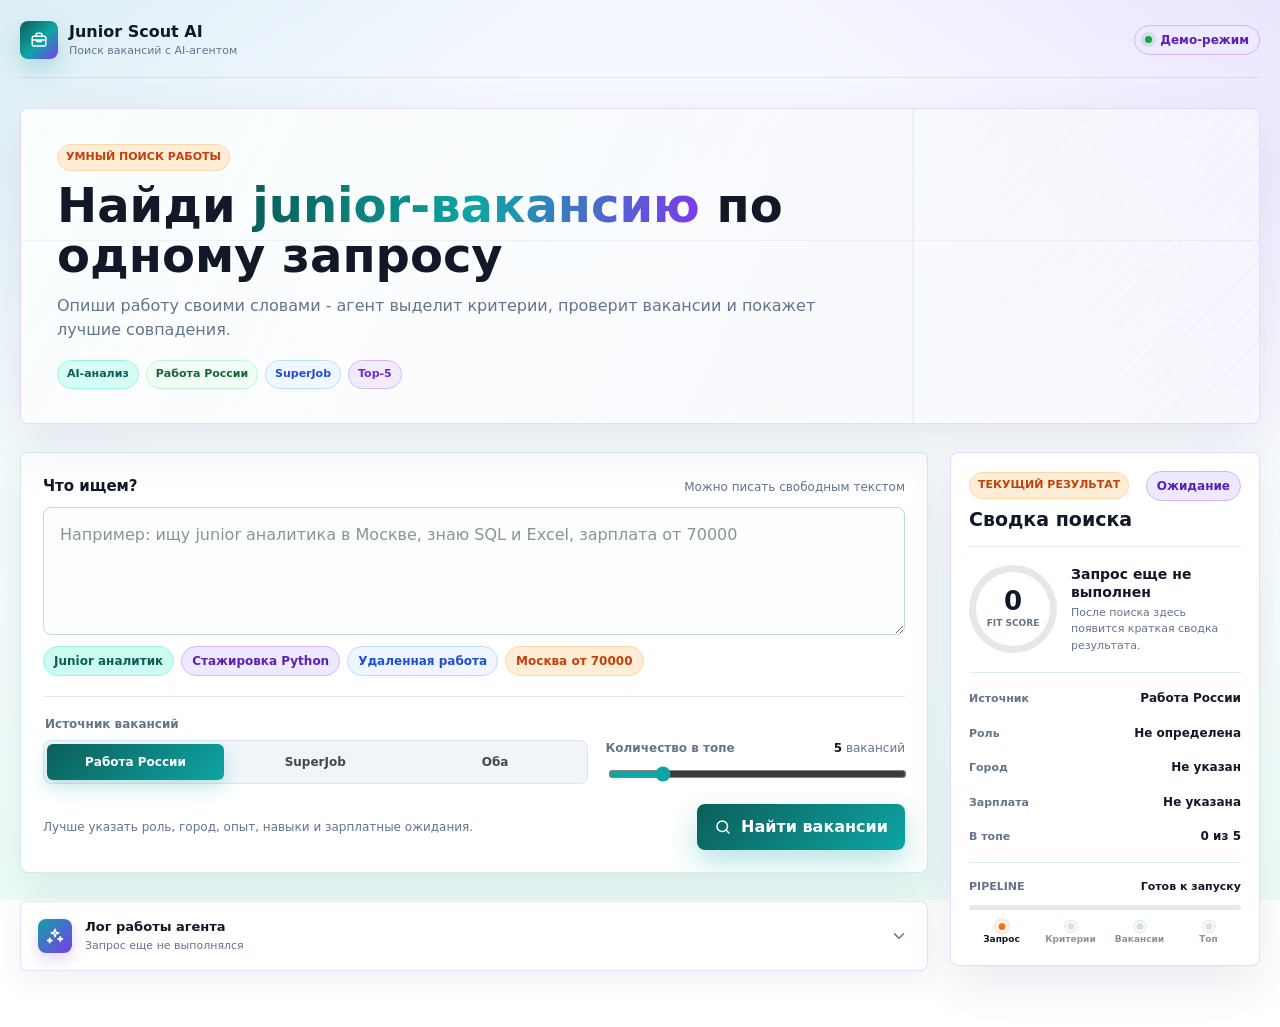
<file: frontend/index.html>
<!doctype html>
<html lang="ru">
  <head>
    <meta charset="UTF-8" />
    <meta name="viewport" content="width=device-width, initial-scale=1.0" />
    <meta
      name="description"
      content="Junior Scout AI подбирает junior-вакансии и стажировки по запросу обычным языком."
    />
    <title>Junior Scout AI</title>
    <link rel="stylesheet" href="styles.css" />
  </head>
  <body>
    <svg class="svg-sprite" aria-hidden="true">
      <symbol id="icon-search" viewBox="0 0 24 24">
        <circle cx="11" cy="11" r="7"></circle>
        <path d="m20 20-4-4"></path>
      </symbol>
      <symbol id="icon-briefcase" viewBox="0 0 24 24">
        <rect x="3" y="7" width="18" height="13" rx="2"></rect>
        <path d="M8 7V5a2 2 0 0 1 2-2h4a2 2 0 0 1 2 2v2M3 12h18M9 12v2h6v-2"></path>
      </symbol>
      <symbol id="icon-link" viewBox="0 0 24 24">
        <path d="M15 3h6v6M10 14 21 3M18 13v6a2 2 0 0 1-2 2H5a2 2 0 0 1-2-2V8a2 2 0 0 1 2-2h6"></path>
      </symbol>
      <symbol id="icon-alert" viewBox="0 0 24 24">
        <path d="M12 9v4M12 17h.01M10.3 3.8 2.4 18a2 2 0 0 0 1.7 3h15.8a2 2 0 0 0 1.7-3L13.7 3.8a2 2 0 0 0-3.4 0Z"></path>
      </symbol>
      <symbol id="icon-chevron" viewBox="0 0 24 24">
        <path d="m6 9 6 6 6-6"></path>
      </symbol>
      <symbol id="icon-sparkles" viewBox="0 0 24 24">
        <path d="m12 3-1.2 3.8L7 8l3.8 1.2L12 13l1.2-3.8L17 8l-3.8-1.2L12 3ZM5 15l-.7 2.3L2 18l2.3.7L5 21l.7-2.3L8 18l-2.3-.7L5 15ZM19 13l-.8 2.2L16 16l2.2.8L19 19l.8-2.2L22 16l-2.2-.8L19 13Z"></path>
      </symbol>
      <symbol id="icon-check" viewBox="0 0 24 24">
        <path d="m5 12 4 4L19 6"></path>
      </symbol>
      <symbol id="icon-map" viewBox="0 0 24 24">
        <path d="M20 10c0 5-8 11-8 11S4 15 4 10a8 8 0 1 1 16 0Z"></path>
        <circle cx="12" cy="10" r="2"></circle>
      </symbol>
      <symbol id="icon-wallet" viewBox="0 0 24 24">
        <path d="M4 6h15a2 2 0 0 1 2 2v10H5a2 2 0 0 1-2-2V6a3 3 0 0 1 3-3h12"></path>
        <path d="M16 11h5v4h-5a2 2 0 0 1 0-4Z"></path>
      </symbol>
    </svg>

    <div class="page-shell">
      <header class="topbar">
        <a class="brand" href="#" aria-label="Junior Scout AI">
          <span class="brand__mark">
            <svg class="icon" aria-hidden="true"><use href="#icon-briefcase"></use></svg>
          </span>
          <span class="brand__text">
            <strong>Junior Scout AI</strong>
            <small>Поиск вакансий с AI-агентом</small>
          </span>
        </a>
        <span class="status-pill">
          <span class="status-pill__dot"></span>
          Демо-режим
        </span>
      </header>

      <main>
        <section class="intro" aria-labelledby="page-title">
          <div class="intro__content">
            <p class="eyebrow">Умный поиск работы</p>
            <h1 id="page-title">Найди <span>junior-вакансию</span> по одному запросу</h1>
            <p>
              Опиши работу своими словами - агент выделит критерии, проверит вакансии и покажет
              лучшие совпадения.
            </p>
            <div class="intro__chips" aria-label="Возможности сервиса">
              <span>AI-анализ</span>
              <span>Работа России</span>
              <span>SuperJob</span>
              <span>Top-5</span>
            </div>
          </div>
        </section>

        <div class="app-layout">
          <div class="main-column">
            <form class="search-panel" id="search-form">
              <div class="field-heading">
                <label for="query">Что ищем?</label>
                <span>Можно писать свободным текстом</span>
              </div>
              <textarea
                id="query"
                name="query"
                rows="4"
                placeholder="Например: ищу junior аналитика в Москве, знаю SQL и Excel, зарплата от 70000"
              ></textarea>

              <div class="quick-examples" aria-label="Примеры запросов">
                <button type="button" data-query="Junior аналитик данных, знаю SQL и Excel">
                  Junior аналитик
                </button>
                <button type="button" data-query="Ищу стажировку Python-разработчика">
                  Стажировка Python
                </button>
                <button type="button" data-query="Ищу junior-вакансию с удаленным форматом работы">
                  Удаленная работа
                </button>
                <button type="button" data-query="Ищу работу в Москве с зарплатой от 70000">
                  Москва от 70000
                </button>
              </div>

              <div class="search-controls">
                <fieldset class="source-control">
                  <legend>Источник вакансий</legend>
                  <div class="source-options">
                    <label>
                      <input type="radio" name="source" value="trudvsem" checked />
                      <span>Работа России</span>
                    </label>
                    <label>
                      <input type="radio" name="source" value="superjob" />
                      <span>SuperJob</span>
                    </label>
                    <label>
                      <input type="radio" name="source" value="all" />
                      <span>Оба</span>
                    </label>
                  </div>
                </fieldset>

                <label class="top-control" for="top-slider">
                  <span>Количество в топе</span>
                  <span class="top-control__value"><strong id="top-value">5</strong> вакансий</span>
                  <input id="top-slider" type="range" min="1" max="25" step="1" value="5" />
                </label>
              </div>

              <div class="search-panel__footer">
                <p>Лучше указать роль, город, опыт, навыки и зарплатные ожидания.</p>
                <button class="primary-button" id="search-button" type="submit">
                  <svg class="icon" aria-hidden="true"><use href="#icon-search"></use></svg>
                  <span>Найти вакансии</span>
                </button>
              </div>
            </form>

            <section class="loading-panel" id="loading-panel" hidden aria-live="polite">
              <div class="loading-panel__header">
                <span class="loader" aria-hidden="true"></span>
                <div>
                  <h2>Агент анализирует запрос...</h2>
                  <p>Извлекаем критерии, обращаемся к источникам и ранжируем результаты.</p>
                </div>
              </div>
              <div class="skeleton-list" aria-hidden="true">
                <div class="skeleton-card"><span></span><span></span><span></span></div>
                <div class="skeleton-card"><span></span><span></span><span></span></div>
              </div>
            </section>

            <section class="error-panel" id="error-panel" hidden aria-live="polite">
              <span class="error-panel__icon">
                <svg class="icon" aria-hidden="true"><use href="#icon-alert"></use></svg>
              </span>
              <div>
                <h2 id="error-title">Вакансии не найдены</h2>
                <p id="error-message">Попробуйте уточнить роль или выбрать другой источник.</p>
              </div>
            </section>

            <section class="criteria-panel" id="criteria-panel" hidden aria-labelledby="criteria-title">
              <div class="section-heading section-heading--row">
                <div>
                  <p class="eyebrow">Извлеченные критерии</p>
                  <h2 id="criteria-title">Что понял агент</h2>
                </div>
                <span class="confidence-badge">Данные backend</span>
              </div>
              <dl class="criteria-grid">
                <div>
                  <dt>Роль</dt>
                  <dd>не указано</dd>
                </div>
                <div>
                  <dt>Уровень</dt>
                  <dd>не указано</dd>
                </div>
                <div>
                  <dt>Навыки</dt>
                  <dd>не указано</dd>
                </div>
                <div>
                  <dt>Город</dt>
                  <dd>не указано</dd>
                </div>
                <div>
                  <dt>Формат</dt>
                  <dd>не указано</dd>
                </div>
                <div>
                  <dt>Зарплата</dt>
                  <dd>не указано</dd>
                </div>
              </dl>
            </section>

            <section class="vacancies-panel" id="vacancies-panel" hidden aria-labelledby="vacancies-title">
              <div class="section-heading section-heading--row">
                <div>
                  <p class="eyebrow">Результат ранжирования</p>
                  <h2 id="vacancies-title">Лучшие совпадения</h2>
                </div>
                <span class="result-count">0 найдено</span>
              </div>
              <div class="vacancy-list" id="vacancy-list"></div>
            </section>

            <details class="trace-panel" id="trace-panel">
              <summary>
                <span class="trace-summary__icon">
                  <svg class="icon" aria-hidden="true"><use href="#icon-sparkles"></use></svg>
                </span>
                <span>
                  <strong>Лог работы агента</strong>
                  <small id="trace-summary-text">Запрос еще не выполнялся</small>
                </span>
                <svg class="icon trace-summary__chevron" aria-hidden="true">
                  <use href="#icon-chevron"></use>
                </svg>
              </summary>
              <ol class="trace-list" id="trace-list"></ol>
            </details>
          </div>

          <aside class="summary-panel" aria-labelledby="summary-title">
            <div class="summary-panel__heading">
              <div>
                <p class="eyebrow">Текущий результат</p>
                <h2 id="summary-title">Сводка поиска</h2>
              </div>
              <span class="summary-status" id="summary-status">Ожидание</span>
            </div>

            <div class="score-overview">
              <div class="score-ring" id="score-ring" style="--score: 0">
                <div>
                  <strong id="summary-score">0</strong>
                  <span>fit score</span>
                </div>
              </div>
              <div>
                <strong id="summary-message">Запрос еще не выполнен</strong>
                <p id="summary-detail">После поиска здесь появится краткая сводка результата.</p>
              </div>
            </div>

            <dl class="summary-list">
              <div>
                <dt>Источник</dt>
                <dd id="summary-source">Работа России</dd>
              </div>
              <div>
                <dt>Роль</dt>
                <dd id="summary-role">Не определена</dd>
              </div>
              <div>
                <dt>Город</dt>
                <dd id="summary-city">Не указан</dd>
              </div>
              <div>
                <dt>Зарплата</dt>
                <dd id="summary-salary">Не указана</dd>
              </div>
              <div>
                <dt>В топе</dt>
                <dd id="summary-count">0 из 5</dd>
              </div>
            </dl>

            <div class="pipeline-progress">
              <div class="pipeline-progress__heading">
                <span>Pipeline</span>
                <strong id="pipeline-label">Готов к запуску</strong>
              </div>
              <div class="pipeline-bar" aria-hidden="true">
                <span id="pipeline-bar-fill"></span>
              </div>
              <ol id="pipeline-steps">
                <li>Запрос</li>
                <li>Критерии</li>
                <li>Вакансии</li>
                <li>Топ</li>
              </ol>
            </div>
          </aside>
        </div>
      </main>
    </div>

    <template id="vacancy-card-template">
      <article class="vacancy-card">
        <header class="vacancy-card__top">
          <div class="vacancy-card__title">
            <h3 data-field="title"></h3>
            <p data-field="company"></p>
          </div>
          <div class="vacancy-card__badges">
            <span class="source-badge" data-field="source">Источник</span>
            <span class="score-badge">
              <strong data-field="score"></strong>
              <small>score</small>
            </span>
          </div>
        </header>

        <div class="vacancy-meta">
          <span>
            <svg class="icon" aria-hidden="true"><use href="#icon-map"></use></svg>
            <span data-field="location"></span>
          </span>
          <span>
            <svg class="icon" aria-hidden="true"><use href="#icon-wallet"></use></svg>
            <span data-field="salary"></span>
          </span>
        </div>

        <div class="fit-grid">
          <section class="fit-item fit-item--good">
            <span>Почему подходит</span>
            <p data-field="why"></p>
          </section>
          <section class="fit-item fit-item--risk">
            <span>Что смущает</span>
            <p data-field="concern"></p>
          </section>
          <section class="fit-item fit-item--step">
            <span>Следующий шаг</span>
            <p data-field="next"></p>
          </section>
        </div>

        <footer class="vacancy-card__footer">
          <a class="vacancy-link" data-field="link" href="#" target="_blank" rel="noreferrer">
            <span>Открыть вакансию</span>
            <svg class="icon" aria-hidden="true"><use href="#icon-link"></use></svg>
          </a>
        </footer>
      </article>
    </template>

    <script src="app.js"></script>
  </body>
</html>
</file>
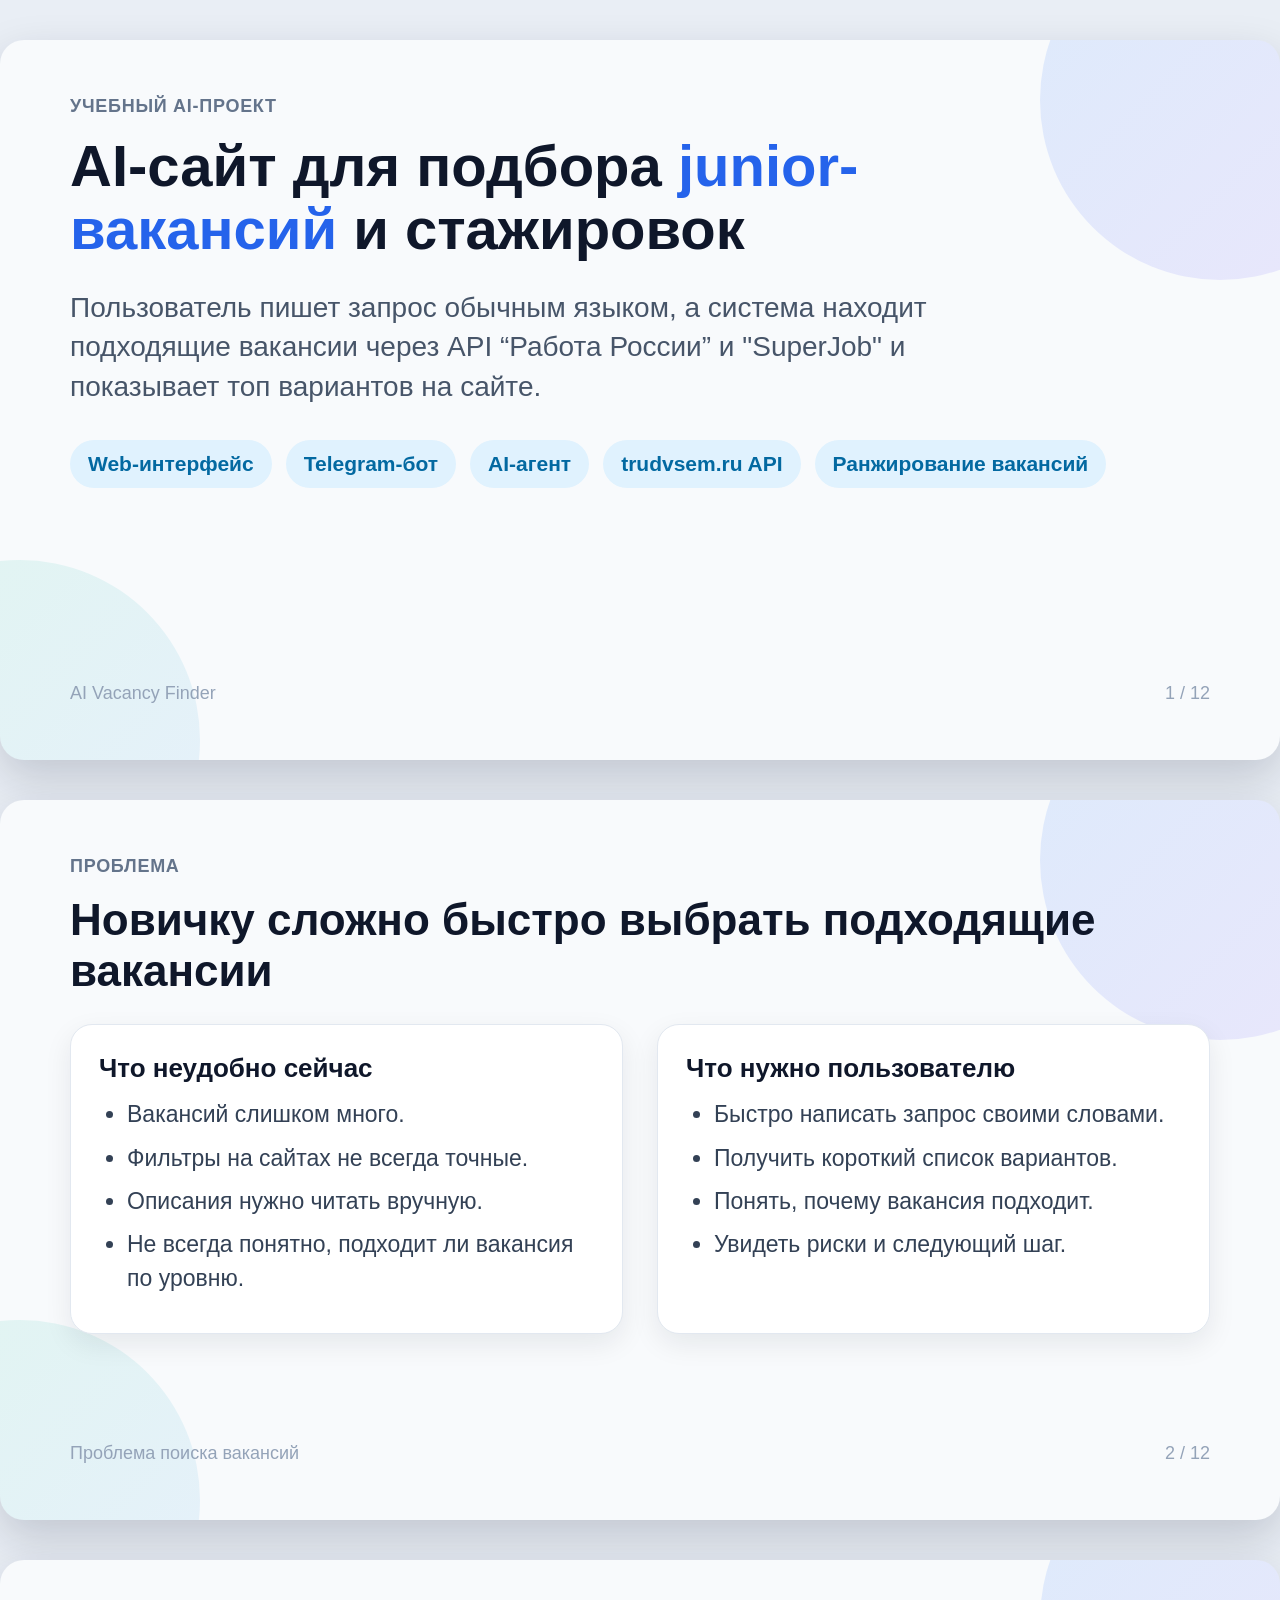
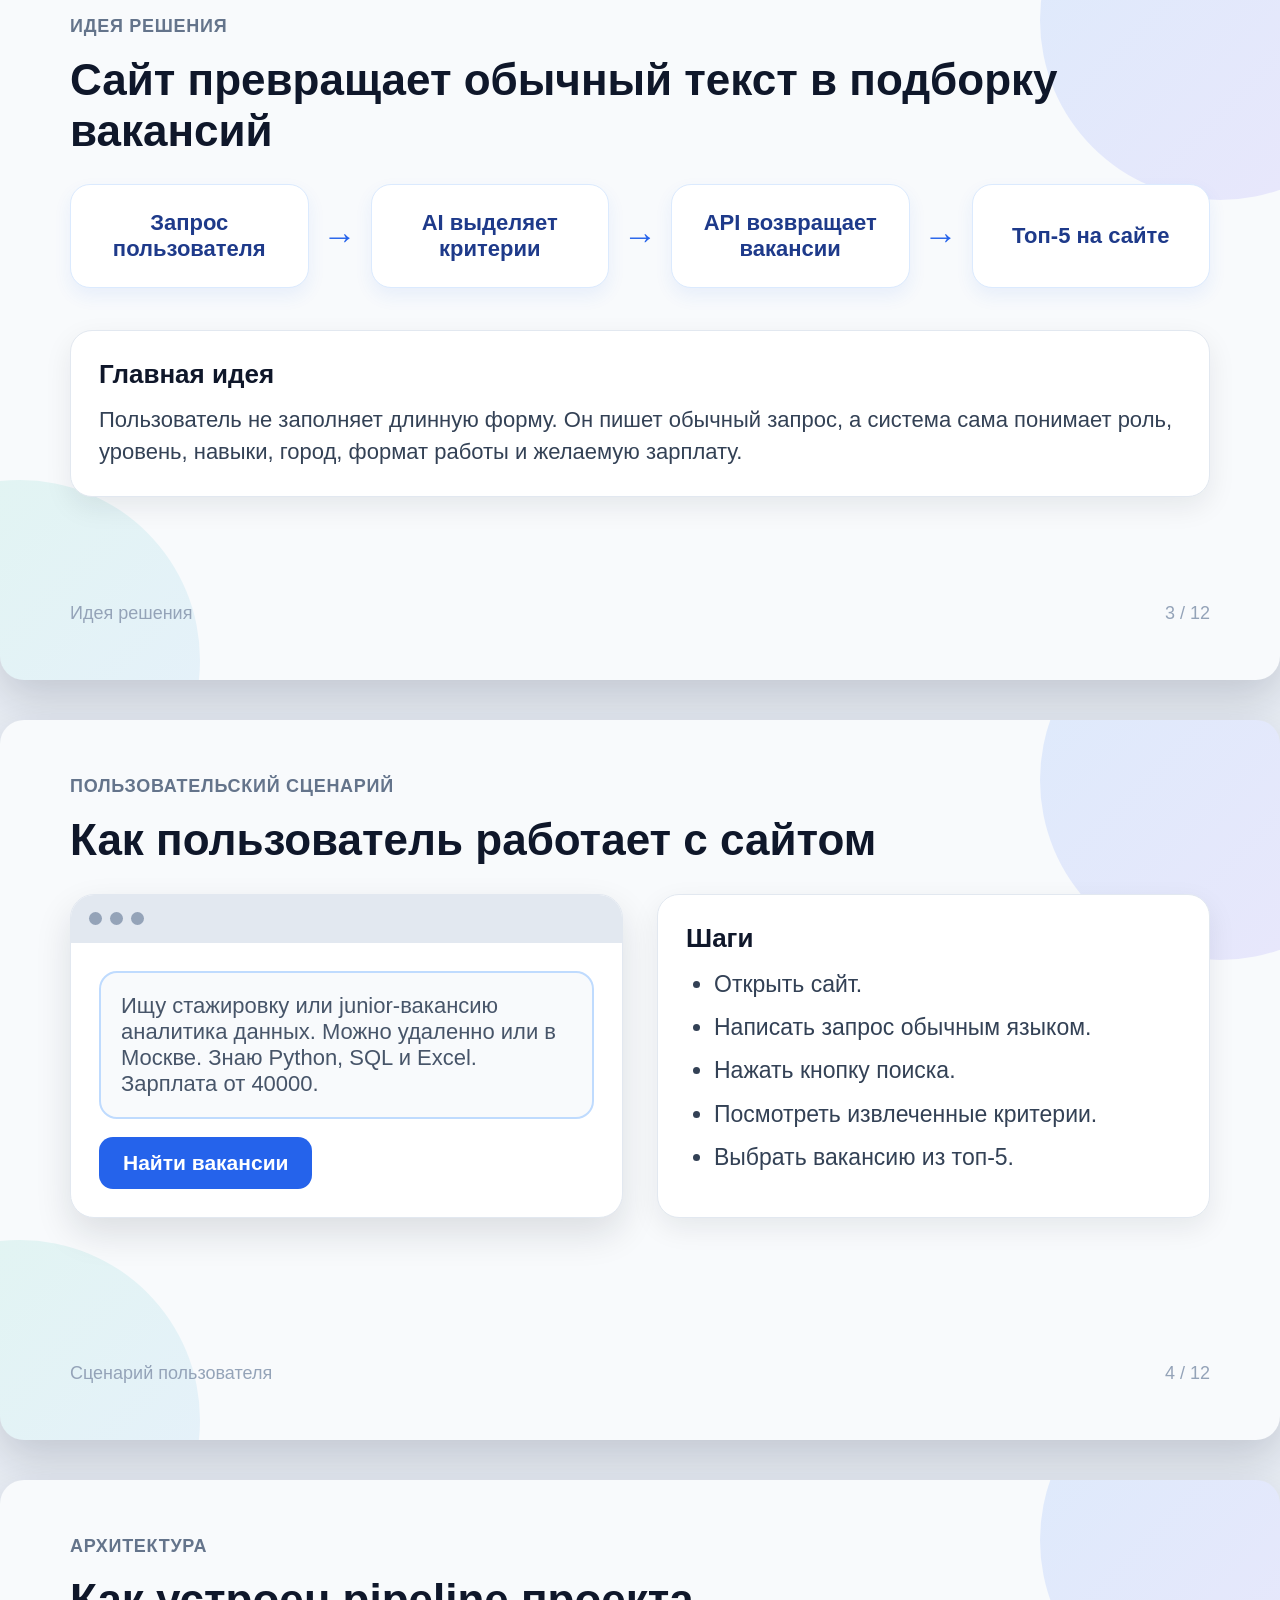
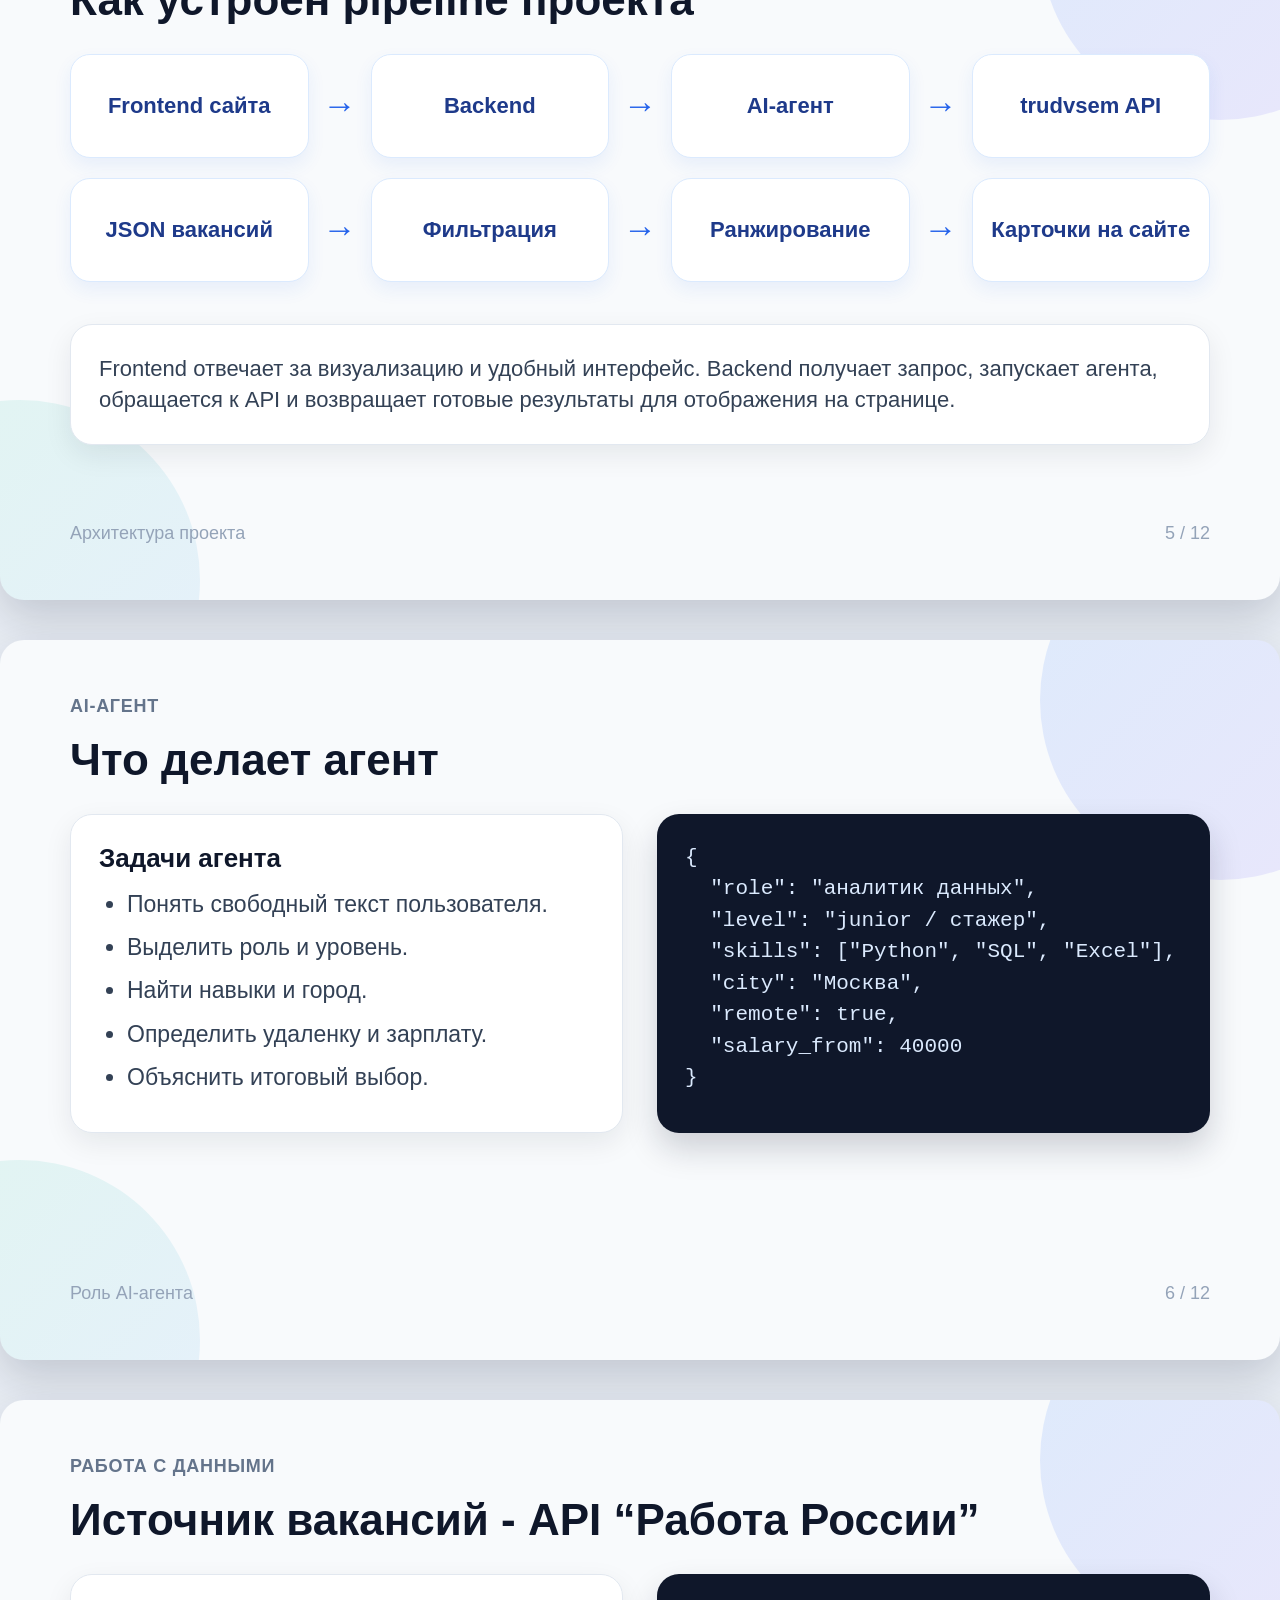
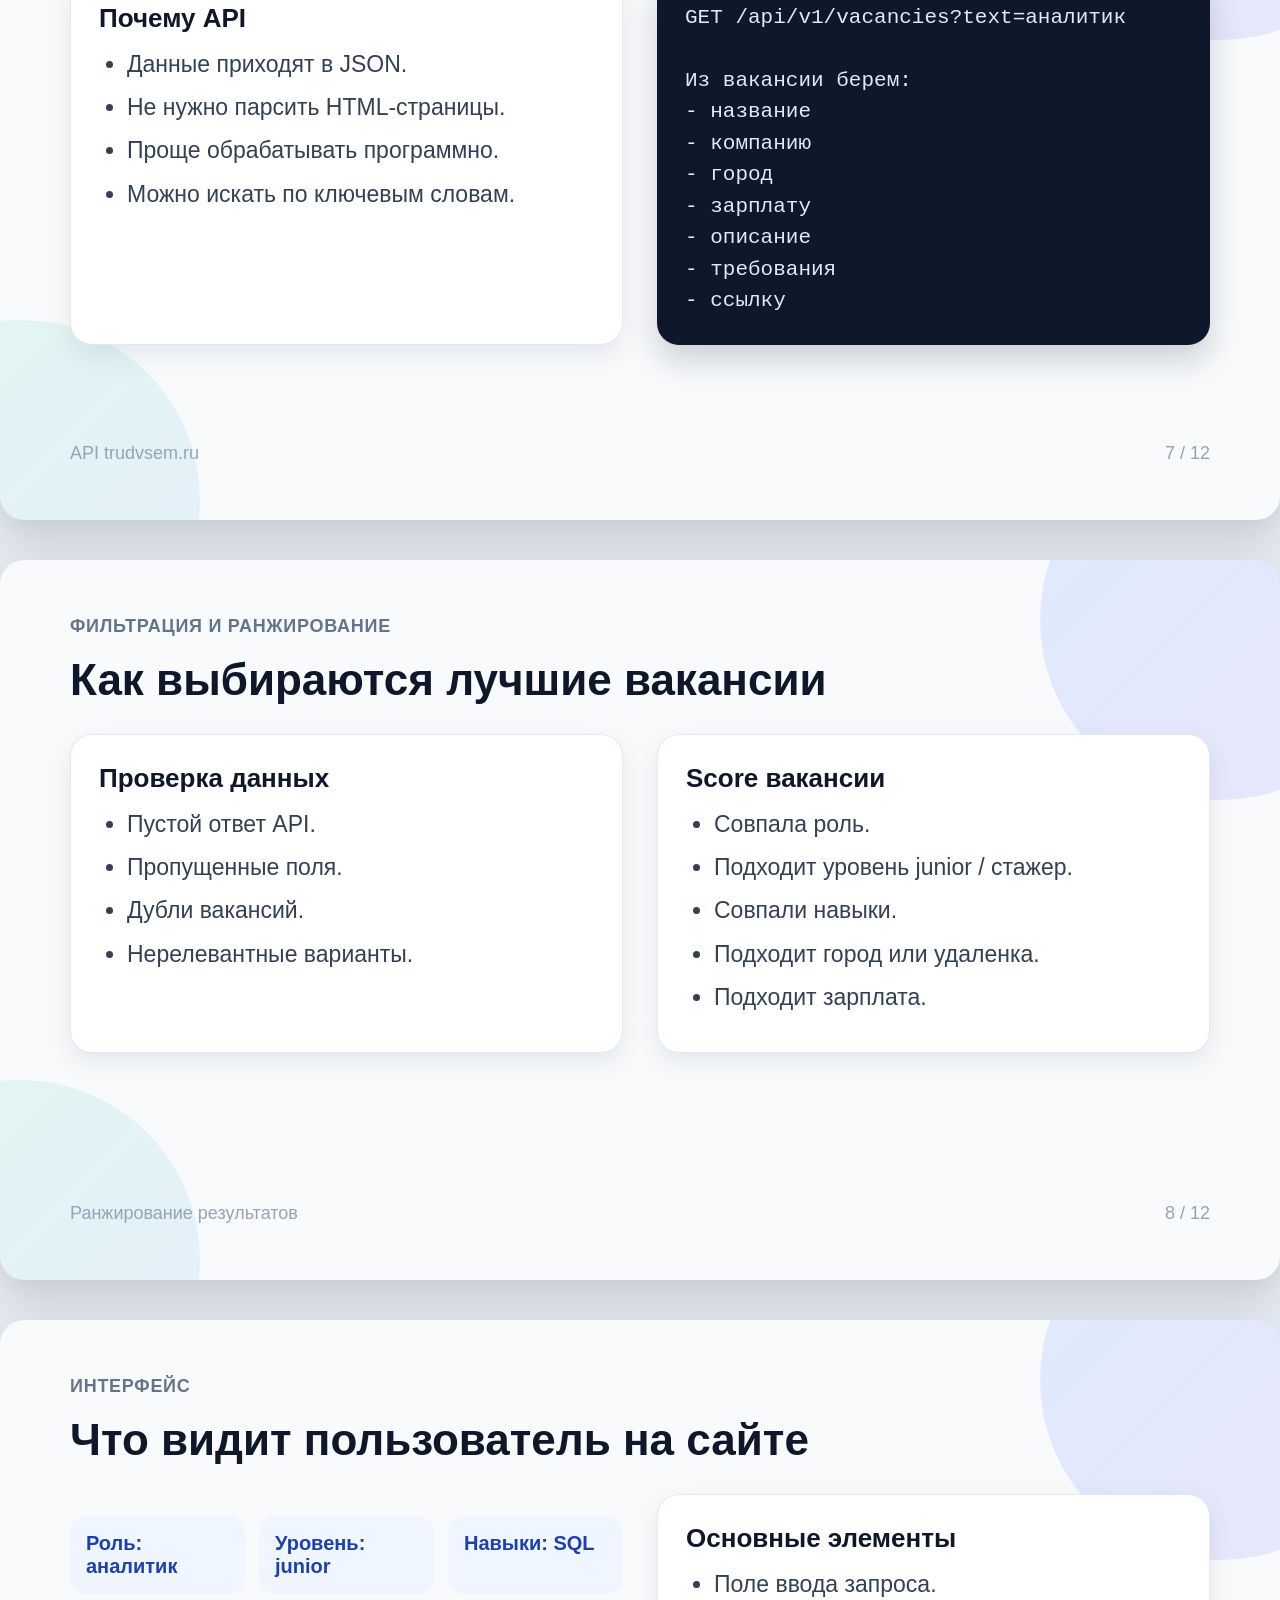
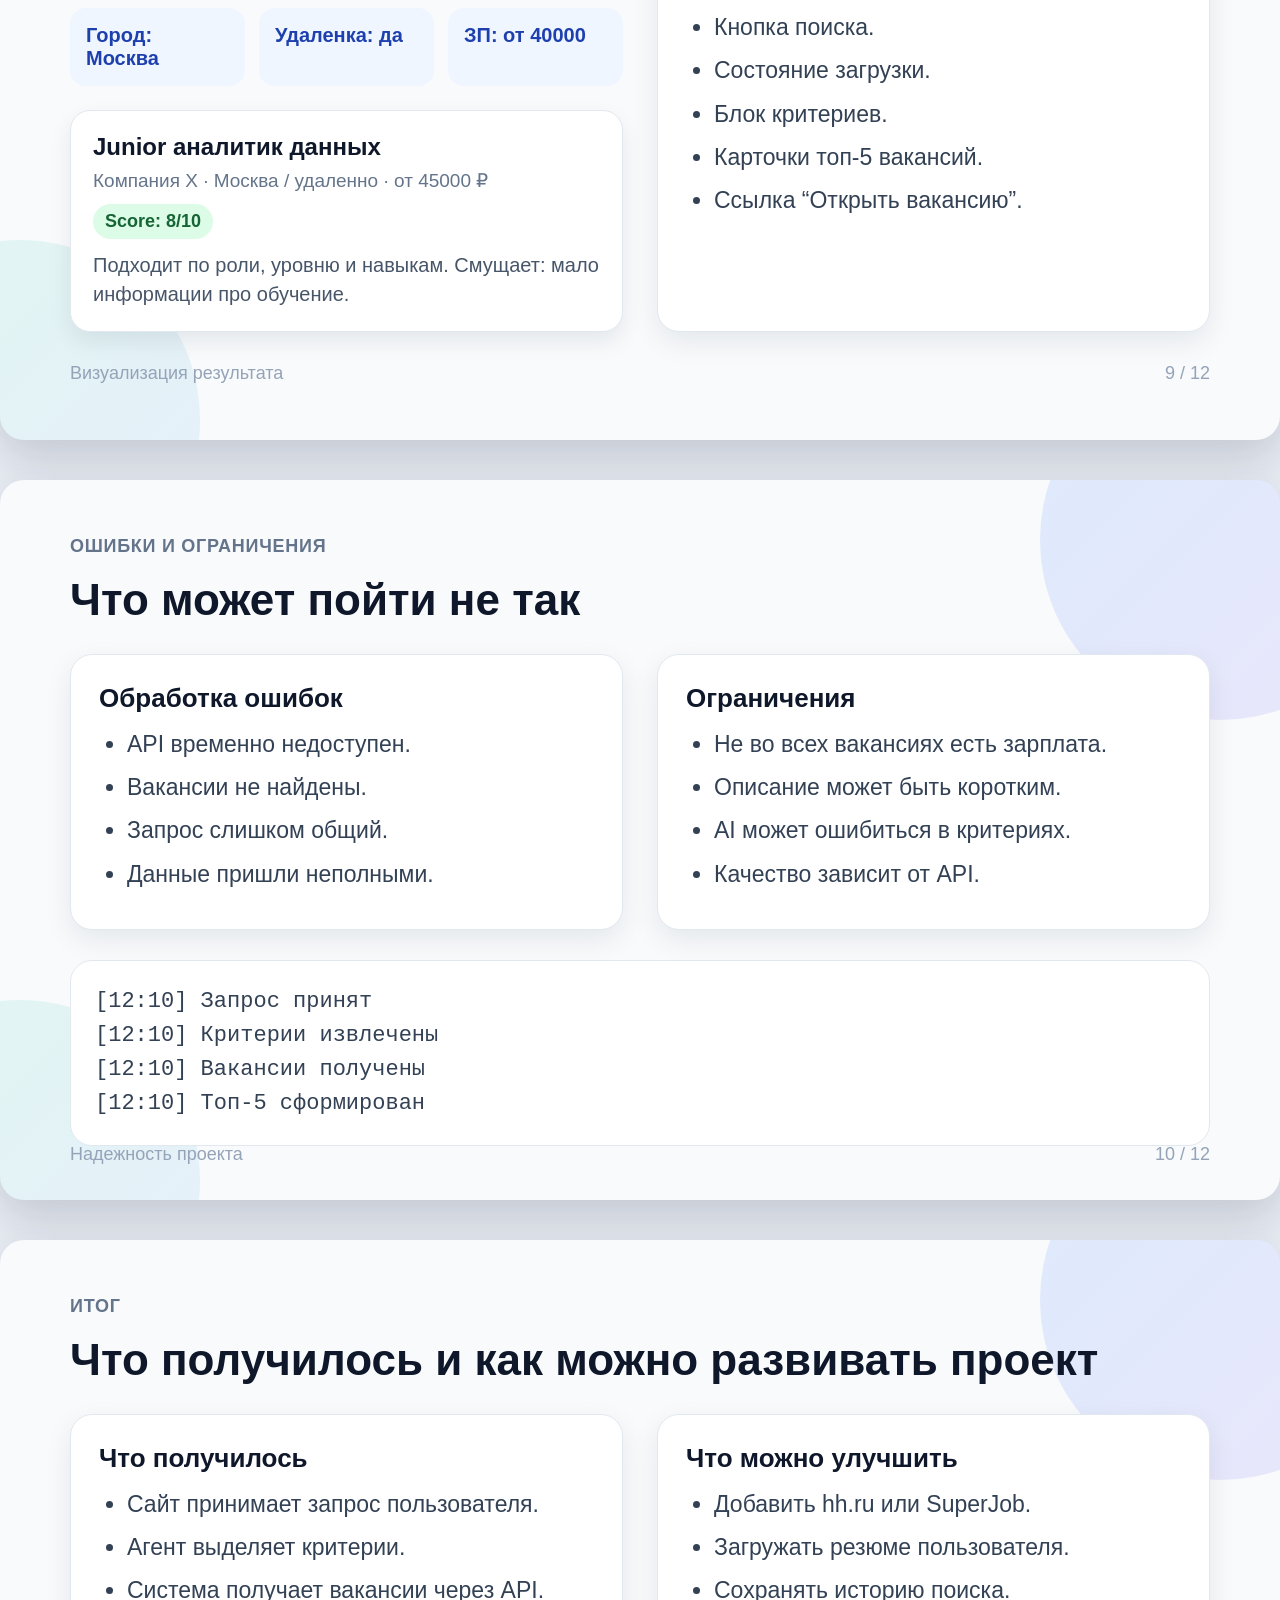
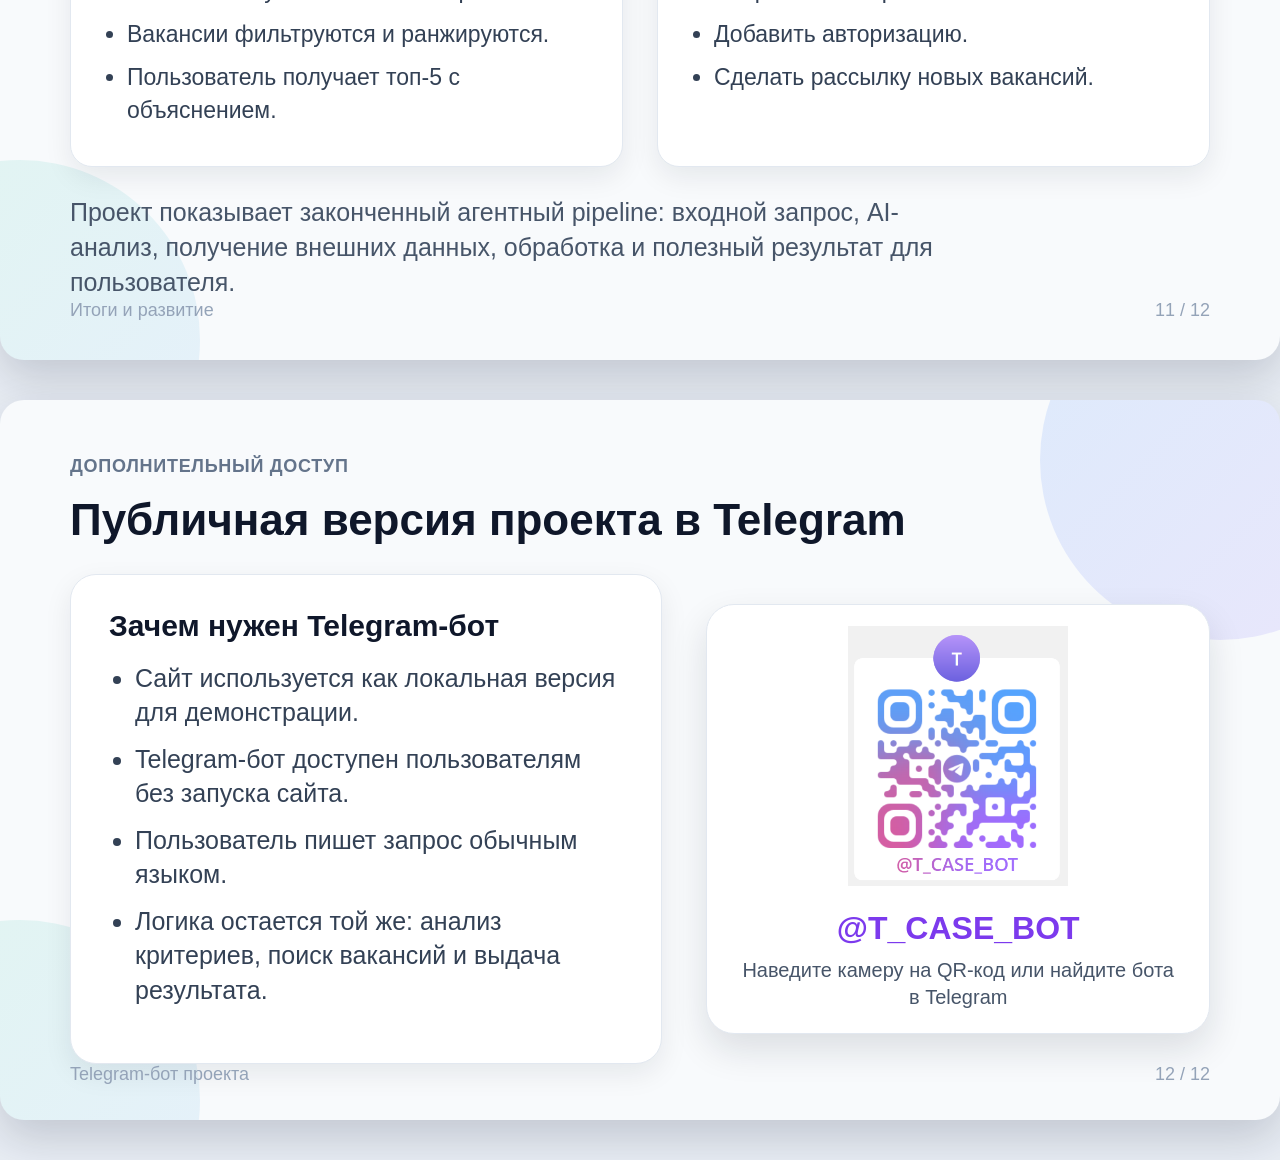
<file: !presentation/preview (3).html>
<!DOCTYPE html><html lang="ru"><head><meta charset="UTF-8"><meta name="viewport" content="width=device-width, initial-scale=1.0"><title>AI-сайт для подбора junior-вакансий</title><style>
*{box-sizing:border-box}body{margin:0;font-family:Arial,sans-serif;background:#e9eef5;color:#1f2937}.presentation{display:flex;flex-direction:column;gap:40px;padding:40px 0;align-items:center}.slide{width:1280px;height:720px;background:#f8fafc;border-radius:24px;padding:56px 70px;position:relative;overflow:hidden;box-shadow:0 18px 45px rgba(15,23,42,.18);display:flex;flex-direction:column;justify-content:space-between}.slide:before{content:"";position:absolute;top:-120px;right:-120px;width:360px;height:360px;background:linear-gradient(135deg,#60a5fa,#a78bfa);border-radius:50%;opacity:.18}.slide:after{content:"";position:absolute;bottom:-160px;left:-160px;width:360px;height:360px;background:linear-gradient(135deg,#34d399,#60a5fa);border-radius:50%;opacity:.12}.content{position:relative;z-index:2;height:100%;display:flex;flex-direction:column}.topline{font-size:18px;color:#64748b;font-weight:700;letter-spacing:.04em;text-transform:uppercase;margin-bottom:18px}h1{font-size:58px;line-height:1.08;margin:0;color:#0f172a;max-width:920px}h2{font-size:44px;line-height:1.15;margin:0 0 28px;color:#0f172a}h3{font-size:26px;margin:0 0 14px;color:#0f172a}p{font-size:24px;line-height:1.45;margin:0;color:#334155}ul{margin:0;padding-left:28px}li{font-size:27px;line-height:1.45;margin-bottom:12px;color:#334155}.accent{color:#2563eb}.subtitle{font-size:28px;line-height:1.4;color:#475569;max-width:900px;margin-top:28px}.small-subtitle{font-size:25px}.footer{display:flex;justify-content:space-between;align-items:center;color:#94a3b8;font-size:18px;position:relative;z-index:2}.badge-row{display:flex;gap:14px;flex-wrap:wrap;margin-top:34px}.badge{padding:12px 18px;background:#e0f2fe;color:#0369a1;border-radius:999px;font-size:21px;font-weight:700}.grid-2{display:grid;grid-template-columns:1fr 1fr;gap:34px;align-items:stretch}.card,.bot-info-card{background:#fff;border:1px solid #e2e8f0;border-radius:22px;padding:28px;box-shadow:0 10px 28px rgba(15,23,42,.08)}.card p{font-size:22px}.card ul li{font-size:23px;margin-bottom:10px}.wide{margin-top:42px}.flow{display:flex;align-items:center;justify-content:space-between;gap:14px;margin-top:16px}.second{margin-top:20px}.flow-item{flex:1;min-height:104px;background:#fff;border:1px solid #dbeafe;border-radius:20px;padding:20px 16px;display:flex;align-items:center;justify-content:center;text-align:center;font-size:22px;font-weight:700;color:#1e3a8a;box-shadow:0 8px 18px rgba(37,99,235,.08)}.arrow{font-size:34px;color:#2563eb;font-weight:700}.mock-window{background:#fff;border-radius:24px;border:1px solid #e2e8f0;box-shadow:0 16px 36px rgba(15,23,42,.12);overflow:hidden}.mock-header{height:48px;background:#e2e8f0;display:flex;align-items:center;gap:8px;padding:0 18px}.mock-header span{width:13px;height:13px;border-radius:50%;background:#94a3b8}.mock-body{padding:28px}.input-box{min-height:130px;border:2px solid #bfdbfe;border-radius:18px;padding:20px;font-size:22px;color:#475569;background:#f8fafc;margin-bottom:18px}.button{display:inline-block;padding:14px 24px;background:#2563eb;color:#fff;border-radius:14px;font-size:21px;font-weight:700}.criteria{display:grid;grid-template-columns:repeat(3,1fr);gap:14px;margin-top:22px}.criteria div{background:#eff6ff;border-radius:16px;padding:16px;font-size:20px;color:#1e40af;font-weight:700}.code-box{background:#0f172a;color:#dbeafe;border-radius:22px;padding:28px;font-family:Consolas,monospace;font-size:21px;line-height:1.5;white-space:pre-wrap;box-shadow:0 16px 32px rgba(15,23,42,.18)}.vacancy-card{background:#fff;border:1px solid #e2e8f0;border-radius:20px;padding:22px;margin-top:24px;box-shadow:0 10px 22px rgba(15,23,42,.08)}.vacancy-title{font-size:24px;font-weight:800;color:#0f172a;margin-bottom:8px}.vacancy-meta{font-size:19px;color:#64748b;margin-bottom:12px}.score{display:inline-block;padding:7px 12px;background:#dcfce7;color:#166534;border-radius:999px;font-weight:800;font-size:18px}.vacancy-card p{font-size:20px;line-height:1.45;color:#475569;margin-top:12px}.trace{background:#fff;border-radius:22px;padding:24px;border:1px solid #e2e8f0;font-family:Consolas,monospace;font-size:22px;line-height:1.55;color:#334155;margin-top:30px}.bot-layout{display:grid;grid-template-columns:1fr .85fr;gap:44px;align-items:center}.bot-info-card{border-radius:26px;padding:34px 38px}.bot-info-card h3{font-size:30px;margin-bottom:18px}.bot-info-card ul{padding-left:26px;margin-bottom:22px}.bot-info-card li{font-size:25px;line-height:1.38;margin-bottom:12px}.bot-info-card p{font-size:22px;line-height:1.4;color:#475569;margin-top:10px}.qr-card{background:#fff;border-radius:28px;padding:34px;border:1px solid #e2e8f0;box-shadow:0 16px 36px rgba(15,23,42,.12);text-align:center;height:430px;display:flex;flex-direction:column;justify-content:center}.qr-card img{width:260px;height:260px;object-fit:contain;border-radius:18px;display:block;margin:0 auto 18px}.bot-link{font-size:32px;font-weight:900;color:#7c3aed;margin-top:6px}.bot-note{font-size:20px;color:#475569;line-height:1.35;margin-top:10px}
.telegram-slide{padding:46px 70px}.telegram-slide h2{font-size:40px;margin-bottom:22px}.telegram-slide .topline{margin-bottom:14px}.telegram-slide .footer{margin-top:0}.telegram-slide .bot-layout{display:grid;grid-template-columns:1.05fr .95fr;gap:40px;align-items:center}.telegram-slide .bot-info-card{background:#fff;border:1px solid #e2e8f0;border-radius:26px;padding:28px 34px;box-shadow:0 10px 28px rgba(15,23,42,.08)}.telegram-slide .bot-info-card h3{font-size:28px;margin:0 0 16px}.telegram-slide .bot-info-card ul{padding-left:24px;margin:0 0 18px}.telegram-slide .bot-info-card li{font-size:22px;line-height:1.28;margin-bottom:10px}.telegram-slide .bot-info-card p{font-size:19px;line-height:1.34;color:#475569;margin:0}.telegram-slide .qr-card{height:390px;padding:26px;background:#fff;border-radius:28px;border:1px solid #e2e8f0;box-shadow:0 16px 36px rgba(15,23,42,.12);text-align:center;display:flex;flex-direction:column;justify-content:center}.telegram-slide .qr-card img{width:225px;height:225px;object-fit:contain;border-radius:16px;display:block;margin:0 auto 16px}.telegram-slide .bot-link{font-size:31px;font-weight:900;color:#7c3aed;margin-top:4px}.telegram-slide .bot-note{font-size:18px;color:#475569;line-height:1.3;margin-top:8px}
@media print{body{background:#fff}.presentation{padding:0;gap:0}.slide{width:100vw;height:100vh;border-radius:0;box-shadow:none;page-break-after:always}}
</style></head><body><main class="presentation"><section class="slide"><div class="content"><div><div class="topline">Учебный AI-проект</div><h1>AI-сайт для подбора <span class="accent">junior-вакансий</span> и стажировок</h1><p class="subtitle">Пользователь пишет запрос обычным языком, а система находит подходящие вакансии через API “Работа России” и "SuperJob" и показывает топ вариантов на сайте.</p><div class="badge-row"><div class="badge">Web-интерфейс</div><div class="badge">Telegram-бот</div><div class="badge">AI-агент</div><div class="badge">trudvsem.ru API</div><div class="badge">Ранжирование вакансий</div></div></div></div><div class="footer"><span>AI Vacancy Finder</span><span>1 / 12</span></div></section>
<section class="slide"><div class="content"><div><div class="topline">Проблема</div><h2>Новичку сложно быстро выбрать подходящие вакансии</h2><div class="grid-2"><div class="card"><h3>Что неудобно сейчас</h3><ul><li>Вакансий слишком много.</li><li>Фильтры на сайтах не всегда точные.</li><li>Описания нужно читать вручную.</li><li>Не всегда понятно, подходит ли вакансия по уровню.</li></ul></div><div class="card"><h3>Что нужно пользователю</h3><ul><li>Быстро написать запрос своими словами.</li><li>Получить короткий список вариантов.</li><li>Понять, почему вакансия подходит.</li><li>Увидеть риски и следующий шаг.</li></ul></div></div></div></div><div class="footer"><span>Проблема поиска вакансий</span><span>2 / 12</span></div></section>
<section class="slide"><div class="content"><div><div class="topline">Идея решения</div><h2>Сайт превращает обычный текст в подборку вакансий</h2><div class="flow"><div class="flow-item">Запрос пользователя</div><div class="arrow">→</div><div class="flow-item">AI выделяет критерии</div><div class="arrow">→</div><div class="flow-item">API возвращает вакансии</div><div class="arrow">→</div><div class="flow-item">Топ-5 на сайте</div></div><div class="card wide"><h3>Главная идея</h3><p>Пользователь не заполняет длинную форму. Он пишет обычный запрос, а система сама понимает роль, уровень, навыки, город, формат работы и желаемую зарплату.</p></div></div></div><div class="footer"><span>Идея решения</span><span>3 / 12</span></div></section>
<section class="slide"><div class="content"><div><div class="topline">Пользовательский сценарий</div><h2>Как пользователь работает с сайтом</h2><div class="grid-2"><div class="mock-window"><div class="mock-header"><span></span><span></span><span></span></div><div class="mock-body"><div class="input-box">Ищу стажировку или junior-вакансию аналитика данных. Можно удаленно или в Москве. Знаю Python, SQL и Excel. Зарплата от 40000.</div><div class="button">Найти вакансии</div></div></div><div class="card"><h3>Шаги</h3><ul><li>Открыть сайт.</li><li>Написать запрос обычным языком.</li><li>Нажать кнопку поиска.</li><li>Посмотреть извлеченные критерии.</li><li>Выбрать вакансию из топ-5.</li></ul></div></div></div></div><div class="footer"><span>Сценарий пользователя</span><span>4 / 12</span></div></section>
<section class="slide"><div class="content"><div><div class="topline">Архитектура</div><h2>Как устроен pipeline проекта</h2><div class="flow"><div class="flow-item">Frontend сайта</div><div class="arrow">→</div><div class="flow-item">Backend</div><div class="arrow">→</div><div class="flow-item">AI-агент</div><div class="arrow">→</div><div class="flow-item">trudvsem API</div></div><div class="flow second"><div class="flow-item">JSON вакансий</div><div class="arrow">→</div><div class="flow-item">Фильтрация</div><div class="arrow">→</div><div class="flow-item">Ранжирование</div><div class="arrow">→</div><div class="flow-item">Карточки на сайте</div></div><div class="card wide"><p>Frontend отвечает за визуализацию и удобный интерфейс. Backend получает запрос, запускает агента, обращается к API и возвращает готовые результаты для отображения на странице.</p></div></div></div><div class="footer"><span>Архитектура проекта</span><span>5 / 12</span></div></section>
<section class="slide"><div class="content"><div><div class="topline">AI-агент</div><h2>Что делает агент</h2><div class="grid-2"><div class="card"><h3>Задачи агента</h3><ul><li>Понять свободный текст пользователя.</li><li>Выделить роль и уровень.</li><li>Найти навыки и город.</li><li>Определить удаленку и зарплату.</li><li>Объяснить итоговый выбор.</li></ul></div><div class="code-box">{
  "role": "аналитик данных",
  "level": "junior / стажер",
  "skills": ["Python", "SQL", "Excel"],
  "city": "Москва",
  "remote": true,
  "salary_from": 40000
}</div></div></div></div><div class="footer"><span>Роль AI-агента</span><span>6 / 12</span></div></section>
<section class="slide"><div class="content"><div><div class="topline">Работа с данными</div><h2>Источник вакансий - API “Работа России”</h2><div class="grid-2"><div class="card"><h3>Почему API</h3><ul><li>Данные приходят в JSON.</li><li>Не нужно парсить HTML-страницы.</li><li>Проще обрабатывать программно.</li><li>Можно искать по ключевым словам.</li></ul></div><div class="code-box">GET /api/v1/vacancies?text=аналитик

Из вакансии берем:
- название
- компанию
- город
- зарплату
- описание
- требования
- ссылку</div></div></div></div><div class="footer"><span>API trudvsem.ru</span><span>7 / 12</span></div></section>
<section class="slide"><div class="content"><div><div class="topline">Фильтрация и ранжирование</div><h2>Как выбираются лучшие вакансии</h2><div class="grid-2"><div class="card"><h3>Проверка данных</h3><ul><li>Пустой ответ API.</li><li>Пропущенные поля.</li><li>Дубли вакансий.</li><li>Нерелевантные варианты.</li></ul></div><div class="card"><h3>Score вакансии</h3><ul><li>Совпала роль.</li><li>Подходит уровень junior / стажер.</li><li>Совпали навыки.</li><li>Подходит город или удаленка.</li><li>Подходит зарплата.</li></ul></div></div></div></div><div class="footer"><span>Ранжирование результатов</span><span>8 / 12</span></div></section>
<section class="slide"><div class="content"><div><div class="topline">Интерфейс</div><h2>Что видит пользователь на сайте</h2><div class="grid-2"><div><div class="criteria"><div>Роль: аналитик</div><div>Уровень: junior</div><div>Навыки: SQL</div><div>Город: Москва</div><div>Удаленка: да</div><div>ЗП: от 40000</div></div><div class="vacancy-card"><div class="vacancy-title">Junior аналитик данных</div><div class="vacancy-meta">Компания X · Москва / удаленно · от 45000 ₽</div><span class="score">Score: 8/10</span><p>Подходит по роли, уровню и навыкам. Смущает: мало информации про обучение.</p></div></div><div class="card"><h3>Основные элементы</h3><ul><li>Поле ввода запроса.</li><li>Кнопка поиска.</li><li>Состояние загрузки.</li><li>Блок критериев.</li><li>Карточки топ-5 вакансий.</li><li>Ссылка “Открыть вакансию”.</li></ul></div></div></div></div><div class="footer"><span>Визуализация результата</span><span>9 / 12</span></div></section>
<section class="slide"><div class="content"><div><div class="topline">Ошибки и ограничения</div><h2>Что может пойти не так</h2><div class="grid-2"><div class="card"><h3>Обработка ошибок</h3><ul><li>API временно недоступен.</li><li>Вакансии не найдены.</li><li>Запрос слишком общий.</li><li>Данные пришли неполными.</li></ul></div><div class="card"><h3>Ограничения</h3><ul><li>Не во всех вакансиях есть зарплата.</li><li>Описание может быть коротким.</li><li>AI может ошибиться в критериях.</li><li>Качество зависит от API.</li></ul></div></div><div class="trace">[12:10] Запрос принят<br>[12:10] Критерии извлечены<br>[12:10] Вакансии получены<br>[12:10] Топ-5 сформирован</div></div></div><div class="footer"><span>Надежность проекта</span><span>10 / 12</span></div></section>
<section class="slide"><div class="content"><div><div class="topline">Итог</div><h2>Что получилось и как можно развивать проект</h2><div class="grid-2"><div class="card"><h3>Что получилось</h3><ul><li>Сайт принимает запрос пользователя.</li><li>Агент выделяет критерии.</li><li>Система получает вакансии через API.</li><li>Вакансии фильтруются и ранжируются.</li><li>Пользователь получает топ-5 с объяснением.</li></ul></div><div class="card"><h3>Что можно улучшить</h3><ul><li>Добавить hh.ru или SuperJob.</li><li>Загружать резюме пользователя.</li><li>Сохранять историю поиска.</li><li>Добавить авторизацию.</li><li>Сделать рассылку новых вакансий.</li></ul></div></div><p class="subtitle small-subtitle">Проект показывает законченный агентный pipeline: входной запрос, AI-анализ, получение внешних данных, обработка и полезный результат для пользователя.</p></div></div><div class="footer"><span>Итоги и развитие</span><span>11 / 12</span></div></section>
<section class="slide"><div class="content"><div><div class="topline">Дополнительный доступ</div><h2>Публичная версия проекта в Telegram</h2><div class="bot-layout"><div class="bot-info-card"><h3>Зачем нужен Telegram-бот</h3><ul><li>Сайт используется как локальная версия для демонстрации.</li><li>Telegram-бот доступен пользователям без запуска сайта.</li><li>Пользователь пишет запрос обычным языком.</li><li>Логика остается той же: анализ критериев, поиск вакансий и выдача результата.</li></ul></div><div class="qr-card"><img src="[data-uri]" alt="QR-код Telegram-бота"><div class="bot-link">@T_CASE_BOT</div><p class="bot-note">Наведите камеру на QR-код или найдите бота в Telegram</p></div></div></div></div><div class="footer"><span>Telegram-бот проекта</span><span>12 / 12</span></div></section></main></body></html>
</file>
<file: frontend/styles.css>
:root {
  --bg: #f5f7ff;
  --surface: #ffffff;
  --surface-soft: #eefdf8;
  --text: #111827;
  --muted: #64748b;
  --line: #dbeafe;
  --line-strong: #bfdbd8;
  --primary: #0ea5a4;
  --primary-dark: #0b5f59;
  --primary-soft: #ccfbf1;
  --accent: #f97316;
  --accent-soft: #ffedd5;
  --purple: #7c3aed;
  --purple-soft: #ede9fe;
  --amber: #d97706;
  --amber-soft: #fff7e6;
  --blue: #2563eb;
  --blue-soft: #eff6ff;
  --rose: #be185d;
  --rose-soft: #fdf2f8;
  --success: #16a34a;
  --success-soft: #ecfdf5;
  --shadow-sm: 0 10px 28px rgba(37, 71, 120, 0.08);
  --shadow-md: 0 20px 48px rgba(37, 71, 120, 0.14);
  --radius: 8px;
}

* {
  box-sizing: border-box;
}

html {
  scroll-behavior: smooth;
}

body {
  min-width: 320px;
  min-height: 100vh;
  margin: 0;
  overflow-x: hidden;
  color: var(--text);
  background:
    linear-gradient(135deg, rgba(14, 165, 164, 0.1) 0%, transparent 28%),
    linear-gradient(225deg, rgba(124, 58, 237, 0.09) 0%, transparent 25%),
    linear-gradient(180deg, #f5f7ff 0%, #fbfdff 46%, #eefdf8 100%);
  background-attachment: fixed;
  font-family:
    Inter, Manrope, ui-sans-serif, system-ui, -apple-system, BlinkMacSystemFont, "Segoe UI",
    sans-serif;
  line-height: 1.5;
}

button,
textarea,
input {
  font: inherit;
}

button,
summary,
label {
  -webkit-tap-highlight-color: transparent;
}

button:focus-visible,
textarea:focus-visible,
input:focus-visible,
summary:focus-visible,
a:focus-visible {
  outline: 3px solid rgba(15, 118, 110, 0.2);
  outline-offset: 2px;
}

h1,
h2,
h3,
p {
  margin-top: 0;
}

a {
  color: inherit;
}

.svg-sprite {
  position: absolute;
  width: 0;
  height: 0;
  overflow: hidden;
}

.icon {
  width: 18px;
  height: 18px;
  flex: 0 0 auto;
  fill: none;
  stroke: currentColor;
  stroke-width: 2;
  stroke-linecap: round;
  stroke-linejoin: round;
}

.page-shell {
  width: min(1240px, calc(100% - 40px));
  max-width: 100%;
  margin: 0 auto;
  padding: 20px 0 56px;
}

.topbar {
  display: flex;
  align-items: center;
  justify-content: space-between;
  gap: 20px;
  min-height: 58px;
  padding-bottom: 18px;
  border-bottom: 1px solid rgba(124, 58, 237, 0.12);
  min-width: 0;
}

.brand {
  display: inline-flex;
  align-items: center;
  gap: 11px;
  min-width: 0;
  text-decoration: none;
}

.brand__mark {
  display: grid;
  width: 38px;
  height: 38px;
  place-items: center;
  color: #fff;
  background: linear-gradient(135deg, var(--primary-dark), var(--primary) 54%, var(--purple));
  border-radius: var(--radius);
  box-shadow: 0 10px 24px rgba(14, 165, 164, 0.28);
}

.brand__text {
  display: grid;
  min-width: 0;
  line-height: 1.2;
}

.brand__text strong {
  font-size: 16px;
}

.brand__text small {
  margin-top: 3px;
  color: var(--muted);
  font-size: 11px;
}

.status-pill,
.confidence-badge,
.result-count,
.summary-status {
  display: inline-flex;
  align-items: center;
  justify-content: center;
  gap: 8px;
  min-height: 30px;
  padding: 5px 10px;
  color: #5b21b6;
  background: var(--purple-soft);
  border: 1px solid #d8b4fe;
  border-radius: 999px;
  font-size: 12px;
  font-weight: 750;
  white-space: nowrap;
}

.status-pill__dot {
  width: 7px;
  height: 7px;
  background: var(--success);
  border-radius: 50%;
  box-shadow: 0 0 0 4px rgba(22, 163, 74, 0.14);
}

.intro {
  position: relative;
  isolation: isolate;
  max-width: none;
  margin: 30px 0 28px;
  padding: 34px 36px;
  overflow: hidden;
  background:
    linear-gradient(115deg, rgba(255, 255, 255, 0.94), rgba(255, 255, 255, 0.72)),
    linear-gradient(135deg, rgba(14, 165, 164, 0.18), rgba(124, 58, 237, 0.14));
  border: 1px solid rgba(124, 58, 237, 0.16);
  border-radius: var(--radius);
  box-shadow: 0 20px 52px rgba(54, 74, 130, 0.11);
}

.intro::before {
  position: absolute;
  inset: 0;
  z-index: -1;
  content: "";
  background:
    linear-gradient(90deg, transparent 0 72%, rgba(14, 165, 164, 0.08) 72% 72.15%, transparent 72.15%),
    linear-gradient(0deg, transparent 0 58%, rgba(124, 58, 237, 0.07) 58% 58.15%, transparent 58.15%);
  pointer-events: none;
}

.intro::after {
  position: absolute;
  top: 0;
  right: 0;
  z-index: -1;
  width: 34%;
  height: 100%;
  content: "";
  background:
    repeating-linear-gradient(
      135deg,
      transparent 0 13px,
      rgba(14, 165, 164, 0.045) 13px 14px
    );
  mask-image: linear-gradient(90deg, transparent, #000);
  pointer-events: none;
}

.intro__content {
  position: relative;
  z-index: 1;
  max-width: 860px;
}

.eyebrow {
  display: inline-flex;
  align-items: center;
  min-height: 24px;
  margin-bottom: 9px;
  padding: 4px 8px;
  color: #c2410c;
  background: var(--accent-soft);
  border: 1px solid #fed7aa;
  border-radius: 999px;
  font-size: 11px;
  font-weight: 800;
  letter-spacing: 0;
  text-transform: uppercase;
}

.intro h1 {
  max-width: 820px;
  margin-bottom: 13px;
  font-size: clamp(32px, 3.8vw, 48px);
  font-weight: 780;
  line-height: 1.06;
  letter-spacing: 0;
  overflow-wrap: anywhere;
}

.intro h1 span {
  color: var(--primary-dark);
  background: linear-gradient(90deg, var(--primary-dark), var(--primary), var(--purple));
  background-clip: text;
  -webkit-background-clip: text;
  -webkit-text-fill-color: transparent;
}

.intro__content > p:not(.eyebrow) {
  max-width: 760px;
  margin-bottom: 18px;
  color: var(--muted);
  font-size: 16px;
  overflow-wrap: anywhere;
}

.intro__chips {
  display: flex;
  flex-wrap: wrap;
  gap: 7px;
}

.intro__chips span {
  display: inline-flex;
  align-items: center;
  min-height: 29px;
  padding: 5px 9px;
  color: var(--primary-dark);
  background: rgba(204, 251, 241, 0.78);
  border: 1px solid #99f6e4;
  border-radius: 999px;
  font-size: 11px;
  font-weight: 750;
  backdrop-filter: blur(8px);
}

.intro__chips span:nth-child(2) {
  color: #166534;
  background: rgba(236, 253, 245, 0.82);
  border-color: #bbf7d0;
}

.intro__chips span:nth-child(3) {
  color: #1d4ed8;
  background: rgba(239, 246, 255, 0.84);
  border-color: #bfdbfe;
}

.intro__chips span:nth-child(4) {
  color: #6d28d9;
  background: rgba(237, 233, 254, 0.84);
  border-color: #d8b4fe;
}

.app-layout {
  display: grid;
  grid-template-columns: minmax(0, 1fr) 310px;
  gap: 22px;
  align-items: start;
  min-width: 0;
  max-width: 100%;
}

.main-column {
  display: grid;
  gap: 28px;
  min-width: 0;
  max-width: 100%;
}

.search-panel,
.summary-panel,
.loading-panel,
.error-panel,
.trace-panel {
  background: var(--surface);
  border: 1px solid rgba(14, 165, 164, 0.2);
  border-radius: var(--radius);
  box-shadow: var(--shadow-sm);
}

.search-panel {
  padding: 22px;
  box-shadow: 0 18px 44px rgba(37, 71, 120, 0.11);
  min-width: 0;
  max-width: 100%;
  overflow: hidden;
}

.field-heading {
  display: flex;
  align-items: baseline;
  justify-content: space-between;
  gap: 16px;
  margin-bottom: 9px;
}

.field-heading label {
  font-size: 15px;
  font-weight: 800;
}

.field-heading span {
  color: var(--muted);
  font-size: 12px;
}

textarea {
  display: block;
  width: 100%;
  min-height: 126px;
  padding: 15px 16px;
  resize: vertical;
  color: var(--text);
  background: #fbfdff;
  border: 1px solid var(--line-strong);
  border-radius: var(--radius);
  outline: none;
  transition:
    border-color 160ms ease,
    box-shadow 160ms ease,
    background 160ms ease;
}

textarea::placeholder {
  color: #899690;
}

textarea:focus {
  background: #fff;
  border-color: var(--primary);
  box-shadow:
    0 0 0 4px rgba(14, 165, 164, 0.12),
    0 10px 28px rgba(14, 165, 164, 0.08);
}

.quick-examples {
  display: flex;
  flex-wrap: wrap;
  gap: 7px;
  margin-top: 11px;
  min-width: 0;
  max-width: 100%;
}

.quick-examples button {
  min-height: 30px;
  padding: 5px 10px;
  color: var(--primary-dark);
  background: var(--primary-soft);
  border: 1px solid #99f6e4;
  border-radius: 999px;
  cursor: pointer;
  font-size: 12px;
  font-weight: 650;
  transition:
    color 150ms ease,
    background 150ms ease,
    border-color 150ms ease,
    transform 150ms ease,
    box-shadow 150ms ease;
}

.quick-examples button:hover {
  filter: saturate(1.12);
  transform: translateY(-2px);
  box-shadow: 0 8px 18px rgba(37, 71, 120, 0.11);
}

.quick-examples button:nth-child(2) {
  color: #5b21b6;
  background: var(--purple-soft);
  border-color: #d8b4fe;
}

.quick-examples button:nth-child(3) {
  color: #1d4ed8;
  background: var(--blue-soft);
  border-color: #bfdbfe;
}

.quick-examples button:nth-child(4) {
  color: #c2410c;
  background: var(--accent-soft);
  border-color: #fed7aa;
}

.search-controls {
  display: grid;
  grid-template-columns: minmax(0, 1fr) minmax(190px, 0.55fr);
  gap: 18px;
  align-items: end;
  margin-top: 20px;
  padding-top: 18px;
  border-top: 1px solid var(--line);
}

.source-control {
  min-width: 0;
  margin: 0;
  padding: 0;
  border: 0;
}

.source-control legend,
.top-control > span:first-child {
  margin-bottom: 7px;
  color: var(--muted);
  font-size: 12px;
  font-weight: 750;
}

.source-options {
  display: grid;
  grid-template-columns: repeat(3, minmax(0, 1fr));
  gap: 3px;
  padding: 3px;
  background: #f1f5f9;
  border: 1px solid #dbe5f0;
  border-radius: var(--radius);
}

.source-options label {
  min-width: 0;
  cursor: pointer;
}

.source-options input {
  position: absolute;
  width: 1px;
  height: 1px;
  opacity: 0;
  pointer-events: none;
}

.source-options span {
  display: flex;
  align-items: center;
  justify-content: center;
  min-height: 36px;
  padding: 6px 8px;
  color: #3d4c47;
  border-radius: 6px;
  font-size: 12px;
  font-weight: 750;
  text-align: center;
  overflow-wrap: anywhere;
  transition:
    color 150ms ease,
    background 150ms ease,
    box-shadow 150ms ease;
}

.source-options input:checked + span {
  color: #fff;
  background: linear-gradient(135deg, var(--primary-dark), var(--primary));
  box-shadow: 0 8px 18px rgba(14, 165, 164, 0.24);
}

.source-options input:not(:checked) + span:hover {
  color: var(--primary-dark);
  background: rgba(204, 251, 241, 0.75);
}

.source-options input:focus-visible + span {
  outline: 3px solid rgba(15, 118, 110, 0.2);
}

.top-control {
  display: grid;
  grid-template-columns: 1fr auto;
  align-items: center;
  gap: 7px 12px;
}

.top-control > span:first-child {
  margin-bottom: 0;
}

.top-control__value {
  color: var(--muted);
  font-size: 12px;
}

.top-control__value strong {
  color: var(--text);
}

.top-control input {
  grid-column: 1 / -1;
  width: 100%;
  accent-color: var(--primary);
  cursor: pointer;
}

.search-panel__footer {
  display: flex;
  align-items: center;
  justify-content: space-between;
  gap: 18px;
  margin-top: 20px;
}

.search-panel__footer p {
  max-width: 500px;
  margin-bottom: 0;
  color: var(--muted);
  font-size: 12px;
}

.primary-button {
  display: inline-flex;
  align-items: center;
  justify-content: center;
  gap: 9px;
  min-width: 184px;
  min-height: 46px;
  padding: 11px 17px;
  color: #fff;
  background: linear-gradient(135deg, var(--primary-dark), var(--primary));
  border: 0;
  border-radius: var(--radius);
  box-shadow: 0 12px 28px rgba(14, 165, 164, 0.3);
  cursor: pointer;
  font-weight: 800;
  transition:
    background 150ms ease,
    transform 150ms ease,
    box-shadow 150ms ease;
}

.primary-button:hover {
  background: linear-gradient(135deg, #0b6d67, #12b8b7);
  box-shadow: 0 17px 34px rgba(14, 165, 164, 0.36);
  transform: translateY(-2px);
}

.primary-button:disabled {
  background: #7ca9a4;
  box-shadow: none;
  cursor: wait;
  transform: none;
}

.summary-panel {
  position: sticky;
  top: 18px;
  padding: 18px;
  min-width: 0;
  max-width: 100%;
  border-color: rgba(124, 58, 237, 0.18);
  box-shadow: 0 18px 44px rgba(72, 50, 120, 0.1);
}

.summary-panel__heading,
.pipeline-progress__heading {
  display: flex;
  align-items: flex-start;
  justify-content: space-between;
  gap: 12px;
}

.summary-panel__heading {
  padding-bottom: 15px;
  border-bottom: 1px solid var(--line);
}

.summary-panel__heading h2 {
  margin-bottom: 0;
  font-size: 19px;
  line-height: 1.2;
}

.summary-status.is-loading {
  color: #6d28d9;
  background: var(--purple-soft);
  border-color: #d8b4fe;
}

.summary-status.is-complete {
  color: var(--success);
  background: var(--success-soft);
  border-color: #bbf7d0;
}

.summary-status.is-error {
  color: var(--rose);
  background: var(--rose-soft);
  border-color: #f0cbd5;
}

.score-overview {
  display: grid;
  grid-template-columns: 88px minmax(0, 1fr);
  gap: 14px;
  align-items: center;
  padding: 18px 0;
  border-bottom: 1px solid var(--line);
}

.score-ring {
  --score: 0;
  position: relative;
  display: grid;
  width: 88px;
  height: 88px;
  place-items: center;
  background: conic-gradient(
    from 220deg,
    var(--primary-dark),
    var(--primary) calc(var(--score) * 0.7%),
    var(--purple) calc(var(--score) * 1%),
    #e5e7eb 0
  );
  border-radius: 50%;
}

.score-ring::before {
  position: absolute;
  inset: 7px;
  content: "";
  background: var(--surface);
  border-radius: 50%;
}

.score-ring > div {
  position: relative;
  z-index: 1;
  display: grid;
  text-align: center;
}

.score-ring strong {
  font-size: 26px;
  line-height: 1;
}

.score-ring span {
  margin-top: 3px;
  color: var(--muted);
  font-size: 9px;
  font-weight: 800;
  text-transform: uppercase;
}

.score-overview > div:last-child > strong {
  display: block;
  margin-bottom: 4px;
  font-size: 14px;
  line-height: 1.3;
}

.score-overview p {
  margin-bottom: 0;
  color: var(--muted);
  font-size: 11px;
}

.summary-list {
  display: grid;
  gap: 0;
  margin: 0;
  padding: 8px 0;
  border-bottom: 1px solid var(--line);
}

.summary-list > div {
  display: grid;
  grid-template-columns: 76px minmax(0, 1fr);
  gap: 10px;
  align-items: baseline;
  padding: 8px 0;
}

.summary-list dt {
  color: var(--muted);
  font-size: 11px;
  font-weight: 700;
}

.summary-list dd {
  min-width: 0;
  margin: 0;
  font-size: 12px;
  font-weight: 750;
  text-align: right;
  overflow-wrap: anywhere;
}

.pipeline-progress {
  padding-top: 16px;
}

.pipeline-progress__heading {
  align-items: center;
}

.pipeline-progress__heading span {
  color: var(--muted);
  font-size: 11px;
  font-weight: 750;
  text-transform: uppercase;
}

.pipeline-progress__heading strong {
  font-size: 11px;
}

.pipeline-bar {
  height: 5px;
  margin: 10px 0 11px;
  overflow: hidden;
  background: #e8e7f2;
  border-radius: 999px;
}

.pipeline-bar span {
  display: block;
  width: 0;
  height: 100%;
  background: linear-gradient(90deg, var(--primary-dark), var(--primary), var(--purple));
  border-radius: inherit;
  transition: width 300ms ease;
}

.pipeline-progress ol {
  display: grid;
  grid-template-columns: repeat(4, 1fr);
  gap: 4px;
  margin: 0;
  padding: 0;
  list-style: none;
}

.pipeline-progress li {
  position: relative;
  padding-top: 12px;
  color: #8a9692;
  font-size: 9px;
  font-weight: 700;
  text-align: center;
}

.pipeline-progress li::before {
  position: absolute;
  top: 0;
  left: 50%;
  width: 7px;
  height: 7px;
  content: "";
  background: #d7e2de;
  border: 2px solid var(--surface);
  border-radius: 50%;
  box-shadow: 0 0 0 1px #d7e2de;
  transform: translateX(-50%);
}

.pipeline-progress li.is-active,
.pipeline-progress li.is-complete {
  color: var(--text);
}

.pipeline-progress li.is-active::before {
  background: var(--accent);
  box-shadow: 0 0 0 3px rgba(249, 115, 22, 0.15);
}

.pipeline-progress li.is-complete::before {
  background: var(--success);
  box-shadow: 0 0 0 1px var(--success);
}

.loading-panel,
.error-panel {
  padding: 20px;
}

.loading-panel[hidden],
.error-panel[hidden],
.criteria-panel[hidden],
.vacancies-panel[hidden] {
  display: none;
}

.loading-panel__header {
  display: grid;
  grid-template-columns: 40px minmax(0, 1fr);
  gap: 14px;
  align-items: center;
}

.loading-panel h2,
.error-panel h2 {
  margin-bottom: 3px;
  font-size: 18px;
}

.loading-panel p,
.error-panel p {
  margin-bottom: 0;
  color: var(--muted);
  font-size: 13px;
}

.loader {
  width: 36px;
  height: 36px;
  border: 3px solid #dce9e5;
  border-top-color: var(--primary);
  border-radius: 50%;
  animation: spin 800ms linear infinite;
}

@keyframes spin {
  to {
    transform: rotate(360deg);
  }
}

.skeleton-list {
  display: grid;
  gap: 9px;
  margin-top: 18px;
}

.skeleton-card {
  display: grid;
  gap: 8px;
  padding: 13px;
  background: #f8fbfa;
  border: 1px solid var(--line);
  border-radius: var(--radius);
}

.skeleton-card span {
  height: 9px;
  background: linear-gradient(90deg, #e9eef7, #dff7f1, #e9eef7);
  border-radius: 999px;
  animation: pulse 1.2s ease-in-out infinite;
}

.skeleton-card span:first-child {
  width: 55%;
}

.skeleton-card span:nth-child(2) {
  width: 32%;
}

.skeleton-card span:last-child {
  width: 82%;
}

@keyframes pulse {
  50% {
    opacity: 0.45;
  }
}

.error-panel:not([hidden]) {
  display: grid;
  grid-template-columns: 40px minmax(0, 1fr);
  gap: 13px;
  align-items: start;
  background: #fffafb;
  border-color: #efcfd8;
}

.error-panel__icon {
  display: grid;
  width: 38px;
  height: 38px;
  place-items: center;
  color: var(--rose);
  background: var(--rose-soft);
  border-radius: var(--radius);
}

.section-heading {
  margin-bottom: 14px;
}

.section-heading--row {
  display: flex;
  align-items: flex-start;
  justify-content: space-between;
  gap: 16px;
}

.section-heading h2 {
  margin-bottom: 0;
  font-size: 24px;
  line-height: 1.2;
}

.criteria-grid {
  display: grid;
  grid-template-columns: repeat(3, minmax(0, 1fr));
  gap: 10px;
  margin: 0;
}

.criteria-grid > div {
  position: relative;
  overflow: hidden;
  min-height: 86px;
  padding: 13px;
  background: var(--surface);
  border: 1px solid var(--line);
  border-radius: var(--radius);
  box-shadow: var(--shadow-sm);
  transition:
    transform 180ms ease,
    box-shadow 180ms ease,
    border-color 180ms ease;
}

.criteria-grid > div::before {
  position: absolute;
  inset: 0 0 auto;
  height: 3px;
  content: "";
  background: var(--primary);
}

.criteria-grid > div:nth-child(2)::before {
  background: var(--purple);
}

.criteria-grid > div:nth-child(3)::before {
  background: var(--blue);
}

.criteria-grid > div:nth-child(4)::before {
  background: var(--accent);
}

.criteria-grid > div:nth-child(5)::before {
  background: var(--success);
}

.criteria-grid > div:nth-child(6)::before {
  background: var(--amber);
}

.criteria-grid > div:hover {
  border-color: #c7d7f3;
  box-shadow: var(--shadow-md);
  transform: translateY(-2px);
}

.criteria-grid dt {
  margin-bottom: 7px;
  color: var(--muted);
  font-size: 11px;
  font-weight: 750;
  text-transform: uppercase;
}

.criteria-grid dd {
  margin: 0;
  font-size: 14px;
  font-weight: 700;
  overflow-wrap: anywhere;
}

.tag-row {
  display: flex;
  flex-wrap: wrap;
  gap: 5px;
}

.tag-row span {
  padding: 4px 7px;
  color: var(--blue);
  background: #eef2ff;
  border: 1px solid #d1e5fa;
  border-radius: 999px;
  font-size: 11px;
  font-weight: 750;
}

.vacancy-list {
  display: grid;
  gap: 13px;
}

.vacancy-card {
  position: relative;
  overflow: hidden;
  padding: 18px;
  background: var(--surface);
  border: 1px solid var(--line);
  border-radius: var(--radius);
  box-shadow: var(--shadow-sm);
  transition:
    border-color 160ms ease,
    box-shadow 160ms ease,
    transform 160ms ease;
}

.vacancy-card::before {
  position: absolute;
  inset: 0 auto 0 0;
  width: 4px;
  content: "";
  background: linear-gradient(180deg, var(--primary), var(--purple));
}

.vacancy-card:hover {
  border-color: #bdd8ee;
  box-shadow: var(--shadow-md);
  transform: translateY(-2px);
}

.vacancy-card__top {
  display: grid;
  grid-template-columns: minmax(0, 1fr) auto;
  gap: 18px;
  align-items: start;
}

.vacancy-card__title {
  min-width: 0;
}

.vacancy-card h3 {
  margin-bottom: 4px;
  font-size: 20px;
  font-weight: 760;
  line-height: 1.25;
  overflow-wrap: anywhere;
}

.vacancy-card h3 + p {
  margin-bottom: 0;
  color: var(--muted);
  font-size: 13px;
  font-weight: 650;
}

.vacancy-card__badges {
  display: flex;
  align-items: center;
  gap: 7px;
}

.source-badge {
  display: inline-flex;
  align-items: center;
  min-height: 28px;
  padding: 5px 8px;
  color: var(--blue);
  background: var(--blue-soft);
  border: 1px solid #d1e5fa;
  border-radius: 999px;
  font-size: 10px;
  font-weight: 800;
  white-space: nowrap;
}

.source-badge[data-source="trudvsem"] {
  color: #166534;
  background: var(--success-soft);
  border-color: #bbf7d0;
}

.source-badge[data-source="superjob"] {
  color: #1d4ed8;
  background: var(--blue-soft);
  border-color: #bfdbfe;
}

.score-badge {
  display: grid;
  min-width: 54px;
  min-height: 54px;
  place-items: center;
  padding: 6px;
  color: #475569;
  background: #f1f5f9;
  border: 1px solid #cbd5e1;
  border-radius: 50%;
  text-align: center;
}

.score-badge.is-high {
  color: #166534;
  background: var(--success-soft);
  border-color: #86efac;
  box-shadow: 0 8px 18px rgba(22, 163, 74, 0.12);
}

.score-badge.is-medium {
  color: #c2410c;
  background: var(--accent-soft);
  border-color: #fdba74;
}

.score-badge.is-low {
  color: #475569;
  background: #f1f5f9;
  border-color: #cbd5e1;
}

.score-badge strong {
  font-size: 18px;
  line-height: 1;
}

.score-badge small {
  color: var(--muted);
  font-size: 8px;
  font-weight: 800;
  text-transform: uppercase;
}

.vacancy-meta {
  display: flex;
  flex-wrap: wrap;
  gap: 7px;
  margin: 14px 0;
}

.vacancy-meta > span {
  display: inline-flex;
  align-items: center;
  gap: 6px;
  min-height: 30px;
  padding: 5px 9px;
  color: #41504b;
  background: #f0fdfa;
  border: 1px solid var(--line);
  border-radius: 999px;
  font-size: 11px;
  font-weight: 700;
}

.vacancy-meta .icon {
  width: 14px;
  height: 14px;
  color: var(--primary);
}

.fit-grid {
  display: grid;
  grid-template-columns: repeat(3, minmax(0, 1fr));
  gap: 8px;
}

.fit-item {
  min-height: 112px;
  padding: 11px;
  border: 1px solid transparent;
  border-radius: var(--radius);
}

.fit-item > span {
  display: block;
  margin-bottom: 6px;
  font-size: 11px;
  font-weight: 800;
}

.fit-item p {
  margin-bottom: 0;
  color: #42514c;
  font-size: 12px;
  line-height: 1.45;
  overflow-wrap: anywhere;
}

.fit-item--good {
  background: var(--success-soft);
  border-color: #bbf7d0;
}

.fit-item--good > span {
  color: var(--success);
}

.fit-item--risk {
  background: var(--accent-soft);
  border-color: #fed7aa;
}

.fit-item--risk > span {
  color: var(--amber);
}

.fit-item--step {
  background: var(--blue-soft);
  border-color: #bfdbfe;
}

.fit-item--step > span {
  color: var(--blue);
}

.vacancy-card__footer {
  display: flex;
  justify-content: flex-end;
  padding-top: 14px;
}

.vacancy-link {
  display: inline-flex;
  align-items: center;
  justify-content: center;
  gap: 7px;
  min-height: 38px;
  padding: 8px 12px;
  color: var(--primary-dark);
  background: #fff;
  border: 1px solid #bcd9d3;
  border-radius: var(--radius);
  font-size: 12px;
  font-weight: 800;
  text-decoration: none;
  transition:
    color 150ms ease,
    background 150ms ease,
    border-color 150ms ease;
}

.vacancy-link:hover {
  color: #fff;
  background: linear-gradient(135deg, var(--primary-dark), var(--primary));
  border-color: var(--primary);
}

.trace-panel {
  overflow: hidden;
  border-color: rgba(124, 58, 237, 0.16);
  transition:
    transform 180ms ease,
    box-shadow 180ms ease,
    border-color 180ms ease;
}

.trace-panel:hover {
  border-color: rgba(124, 58, 237, 0.3);
  box-shadow: var(--shadow-md);
  transform: translateY(-2px);
}

.trace-panel summary {
  display: grid;
  grid-template-columns: 36px minmax(0, 1fr) 20px;
  gap: 11px;
  align-items: center;
  padding: 15px 17px;
  cursor: pointer;
  list-style: none;
}

.trace-panel summary::-webkit-details-marker {
  display: none;
}

.trace-summary__icon {
  display: grid;
  width: 34px;
  height: 34px;
  place-items: center;
  color: #fff;
  background: linear-gradient(135deg, var(--primary), var(--purple));
  box-shadow: 0 7px 16px rgba(124, 58, 237, 0.2);
  border-radius: var(--radius);
}

.trace-panel summary strong,
.trace-panel summary small {
  display: block;
}

.trace-panel summary strong {
  font-size: 13px;
}

.trace-panel summary small {
  margin-top: 2px;
  color: var(--muted);
  font-size: 11px;
}

.trace-summary__chevron {
  color: var(--muted);
  transition: transform 160ms ease;
}

.trace-panel[open] .trace-summary__chevron {
  transform: rotate(180deg);
}

.trace-list {
  display: grid;
  gap: 0;
  margin: 0;
  padding: 0 17px 17px 34px;
  list-style: none;
}

.trace-list li {
  position: relative;
  display: grid;
  grid-template-columns: 18px minmax(0, 1fr);
  gap: 10px;
  padding: 8px 0;
}

.trace-list li:not(:last-child)::after {
  position: absolute;
  top: 24px;
  bottom: -8px;
  left: 6px;
  width: 1px;
  content: "";
  background: var(--line);
}

.trace-list__marker {
  position: relative;
  z-index: 1;
  width: 13px;
  height: 13px;
  margin-top: 3px;
  background: #d4dfdb;
  border: 3px solid #fff;
  border-radius: 50%;
  box-shadow: 0 0 0 1px #d4dfdb;
}

.trace-list li.is-active .trace-list__marker {
  background: var(--accent);
  box-shadow: 0 0 0 3px rgba(249, 115, 22, 0.15);
}

.trace-list li.is-complete .trace-list__marker {
  background: var(--success);
  box-shadow: 0 0 0 1px var(--success);
}

.trace-list strong {
  display: block;
  font-size: 12px;
}

.trace-list p {
  margin: 2px 0 0;
  color: var(--muted);
  font-size: 11px;
  overflow-wrap: anywhere;
}

@media (max-width: 980px) {
  .page-shell {
    width: min(100% - 28px, 1240px);
  }

  .intro {
    margin-top: 24px;
    padding: 30px;
  }

  .app-layout {
    grid-template-columns: 1fr;
  }

  .summary-panel {
    position: static;
    display: grid;
    grid-template-columns: minmax(200px, 0.8fr) minmax(0, 1.2fr);
    gap: 0 22px;
  }

  .summary-panel__heading {
    grid-column: 1 / -1;
  }

  .score-overview {
    border-bottom: 0;
  }

  .summary-list {
    align-content: center;
  }

  .pipeline-progress {
    grid-column: 1 / -1;
    border-top: 1px solid var(--line);
  }
}

@media (max-width: 720px) {
  .page-shell {
    width: min(100% - 20px, 1240px);
    padding-top: 12px;
  }

  .topbar {
    min-height: 50px;
  }

  .brand__text small {
    display: none;
  }

  .status-pill {
    font-size: 11px;
  }

  .intro {
    margin: 20px 0 22px;
    padding: 24px 20px;
  }

  .intro h1 {
    font-size: 31px;
  }

  .intro__content > p:not(.eyebrow) {
    font-size: 15px;
  }

  .main-column {
    gap: 23px;
  }

  .search-panel {
    padding: 15px;
  }

  .field-heading {
    display: grid;
    gap: 2px;
  }

  textarea {
    min-height: 138px;
  }

  .quick-examples {
    flex-wrap: nowrap;
    margin-right: -15px;
    padding-right: 15px;
    overflow-x: auto;
    scrollbar-width: none;
  }

  .quick-examples::-webkit-scrollbar {
    display: none;
  }

  .quick-examples button {
    flex: 0 0 auto;
  }

  .search-controls {
    grid-template-columns: 1fr;
  }

  .source-options span {
    min-height: 42px;
    padding: 6px 4px;
    font-size: 11px;
  }

  .search-panel__footer {
    align-items: stretch;
    flex-direction: column;
  }

  .primary-button {
    width: 100%;
  }

  .summary-panel {
    display: block;
  }

  .score-overview {
    border-bottom: 1px solid var(--line);
  }

  .section-heading--row {
    align-items: flex-start;
    flex-direction: column;
  }

  .criteria-grid {
    grid-template-columns: repeat(2, minmax(0, 1fr));
  }

  .vacancy-card {
    padding: 14px;
  }

  .vacancy-card__top {
    grid-template-columns: 1fr;
  }

  .vacancy-card__badges {
    justify-content: space-between;
  }

  .fit-grid {
    grid-template-columns: 1fr;
  }

  .fit-item {
    min-height: auto;
  }

  .vacancy-card__footer {
    justify-content: stretch;
  }

  .vacancy-link {
    width: 100%;
  }
}

@media (max-width: 430px) {
  .brand__text strong {
    font-size: 14px;
  }

  .brand__mark {
    width: 34px;
    height: 34px;
  }

  .status-pill {
    padding: 4px 8px;
  }

  .intro h1 {
    font-size: 28px;
  }

  .intro {
    padding: 22px 16px;
  }

  .criteria-grid {
    grid-template-columns: 1fr;
  }

  .score-overview {
    grid-template-columns: 76px minmax(0, 1fr);
  }

  .score-ring {
    width: 76px;
    height: 76px;
  }
}

@media (prefers-reduced-motion: reduce) {
  *,
  *::before,
  *::after {
    scroll-behavior: auto !important;
    animation-duration: 0.01ms !important;
    animation-iteration-count: 1 !important;
    transition-duration: 0.01ms !important;
  }
}
</file>
